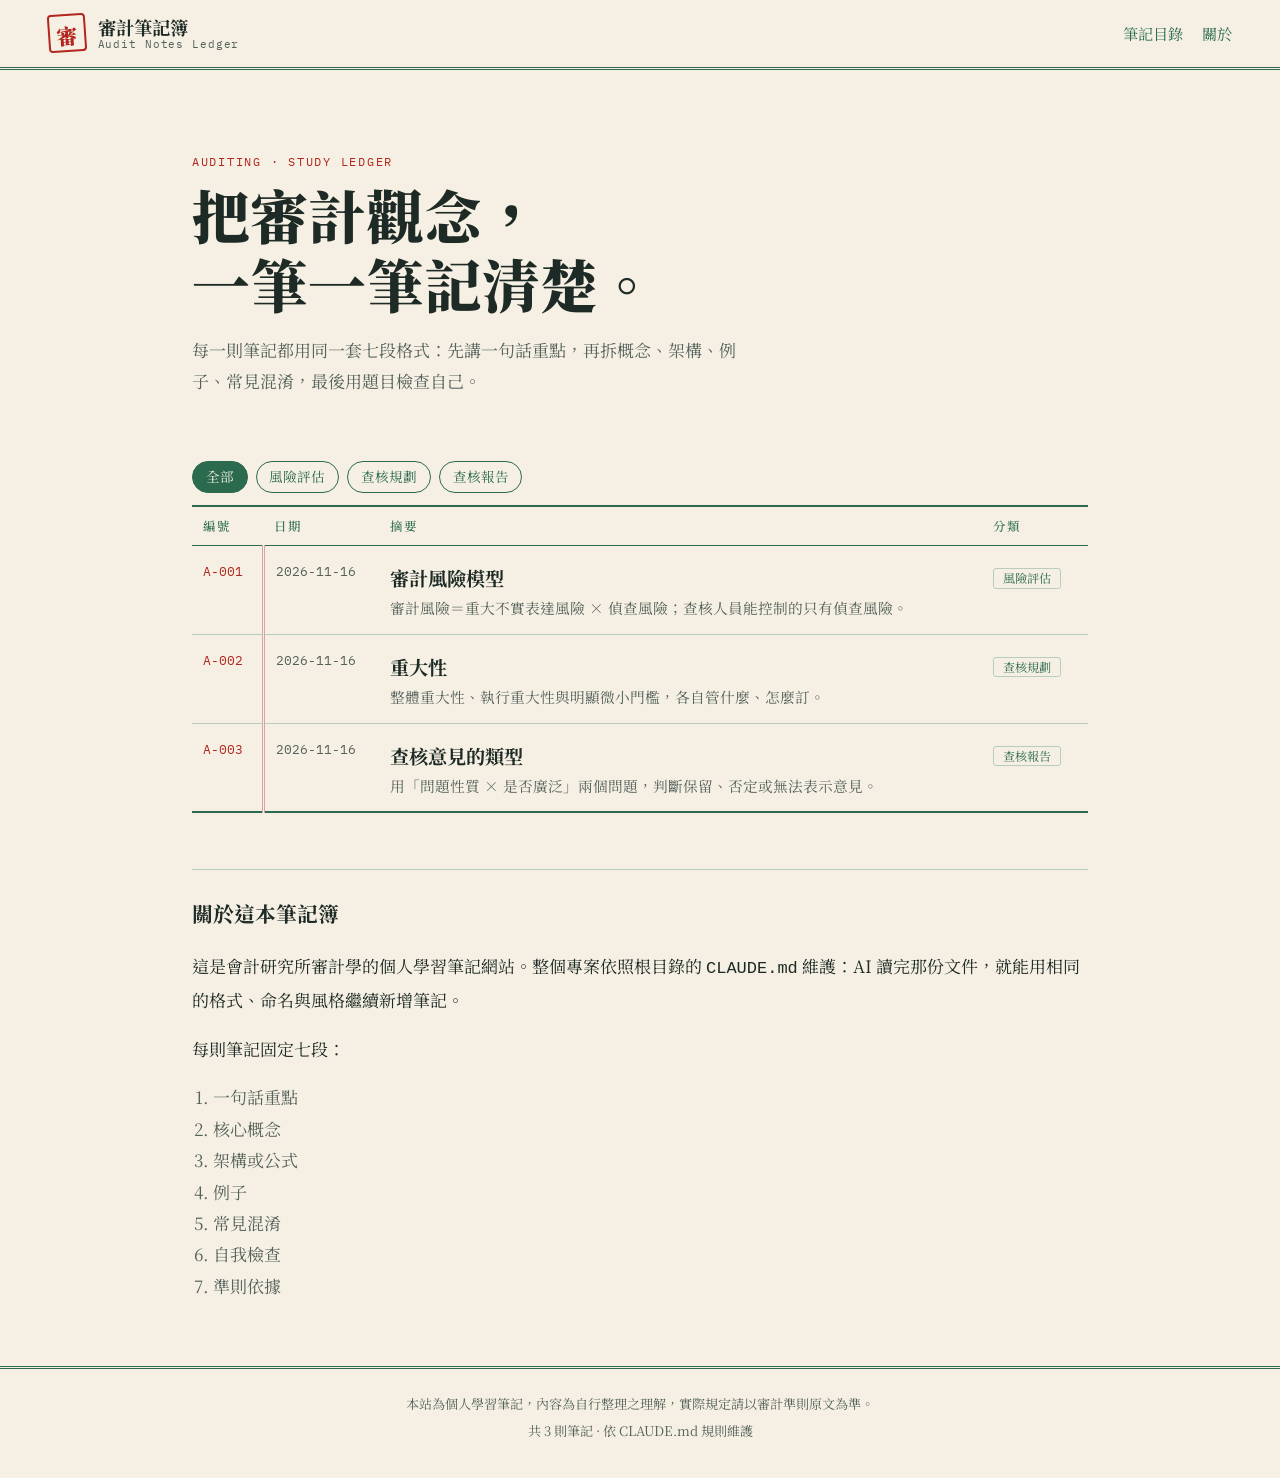
<file: index.html>
<!DOCTYPE html>
<html lang="zh-Hant">
<head>
  <meta charset="utf-8">
  <meta name="viewport" content="width=device-width, initial-scale=1">
  <title>審計筆記簿｜Audit Notes Ledger</title>
  <meta name="description" content="用固定七段格式整理的審計學學習筆記。">
  <link rel="preconnect" href="https://fonts.googleapis.com">
  <link rel="preconnect" href="https://fonts.gstatic.com" crossorigin>
  <link href="https://fonts.googleapis.com/css2?family=IBM+Plex+Mono:wght@400;500&family=Noto+Serif+TC:wght@400;700;900&display=swap" rel="stylesheet">
  <link rel="stylesheet" href="assets/style.css">
</head>
<body data-root=".">
  <main class="wide">
    <section class="hero">
      <div class="eyebrow">AUDITING · STUDY LEDGER</div>
      <h1>把審計觀念，<br>一筆一筆記清楚。</h1>
      <p>每一則筆記都用同一套七段格式：先講一句話重點，再拆概念、架構、例子、常見混淆，最後用題目檢查自己。</p>
    </section>

    <section id="ledger" aria-label="筆記目錄">
      <div class="filters" id="tag-filters" aria-label="依標籤篩選"></div>
      <table class="ledger">
        <thead>
          <tr><th>編號</th><th>日期</th><th>摘要</th><th>分類</th></tr>
        </thead>
        <tbody id="ledger-body"></tbody>
      </table>
      <noscript><p>請開啟 JavaScript 以顯示筆記目錄。</p></noscript>
    </section>

    <section class="about" id="about">
      <h2>關於這本筆記簿</h2>
      <p>這是會計研究所審計學的個人學習筆記網站。整個專案依照根目錄的 <code>CLAUDE.md</code> 維護：AI 讀完那份文件，就能用相同的格式、命名與風格繼續新增筆記。</p>
      <p>每則筆記固定七段：</p>
      <ol>
        <li>一句話重點</li>
        <li>核心概念</li>
        <li>架構或公式</li>
        <li>例子</li>
        <li>常見混淆</li>
        <li>自我檢查</li>
        <li>準則依據</li>
      </ol>
    </section>
  </main>

  <script src="assets/notes.js"></script>
  <script src="assets/site.js"></script>
</body>
</html>
</file>
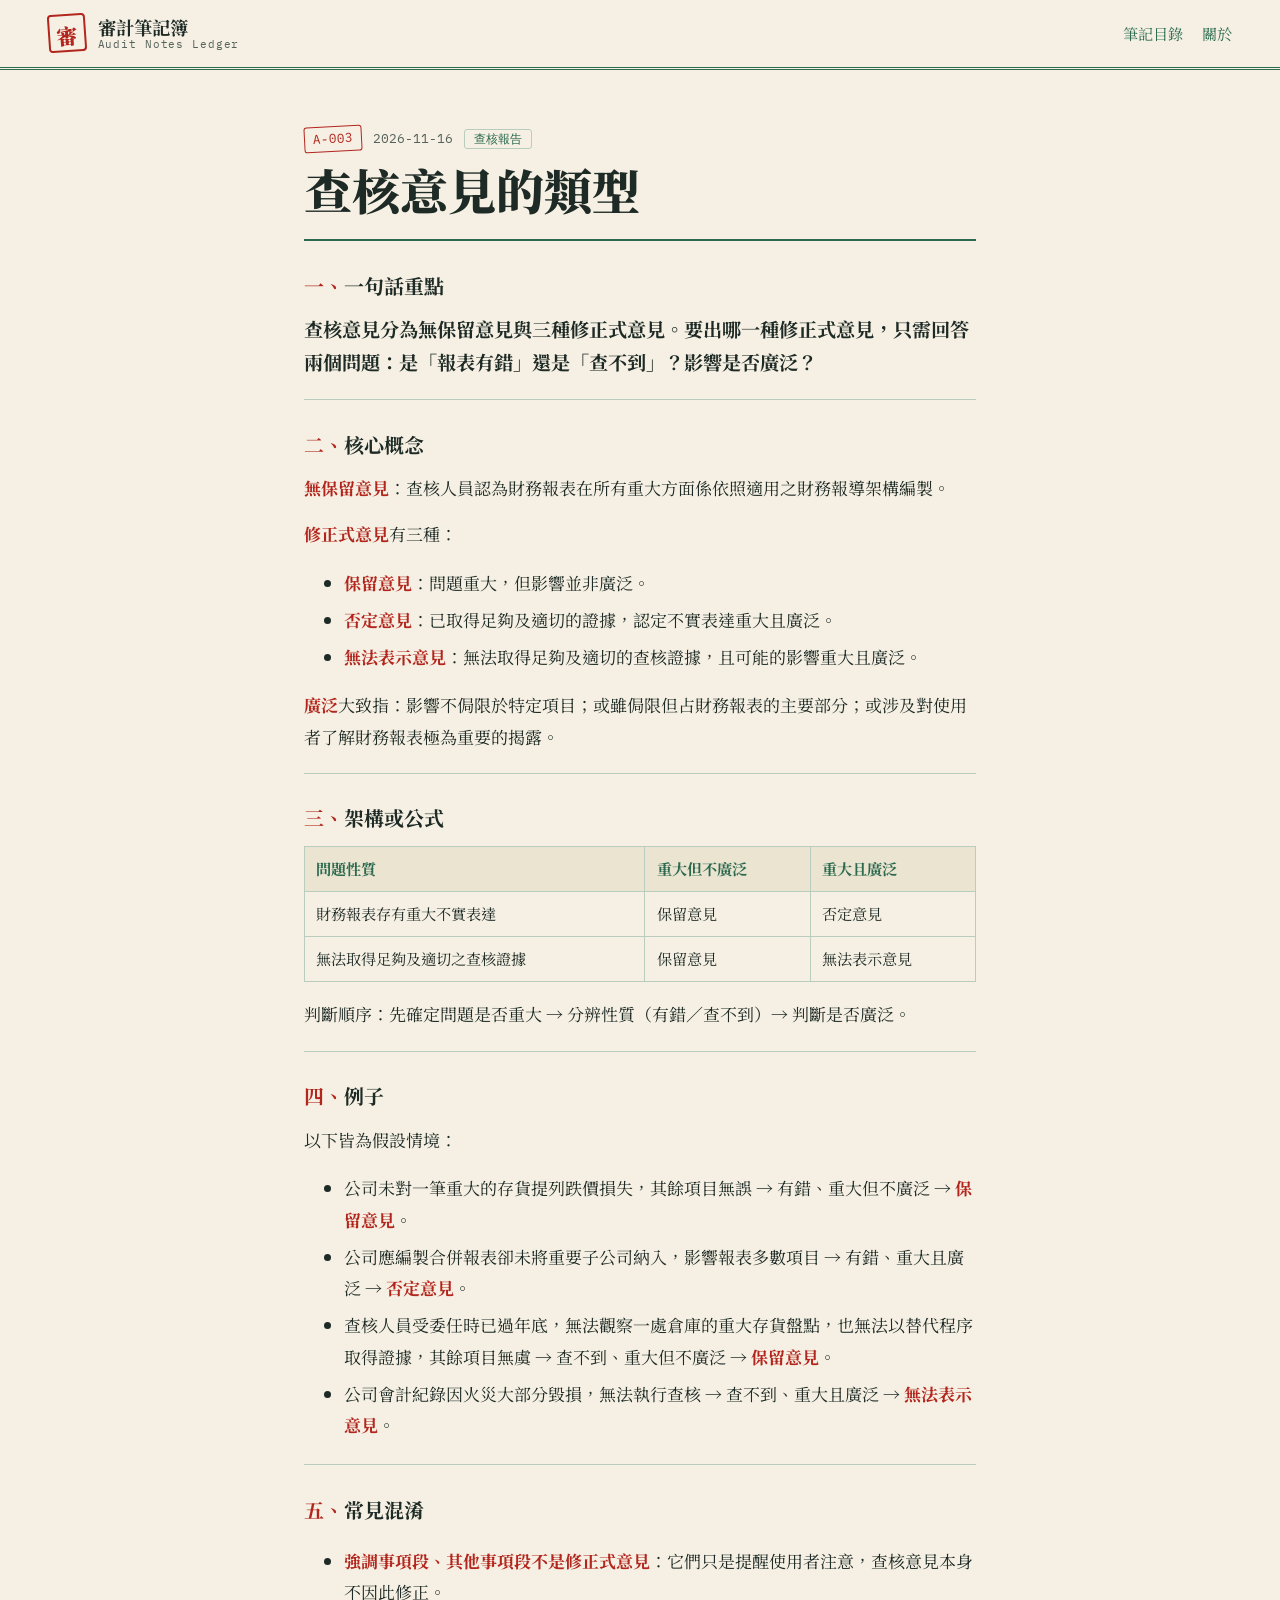
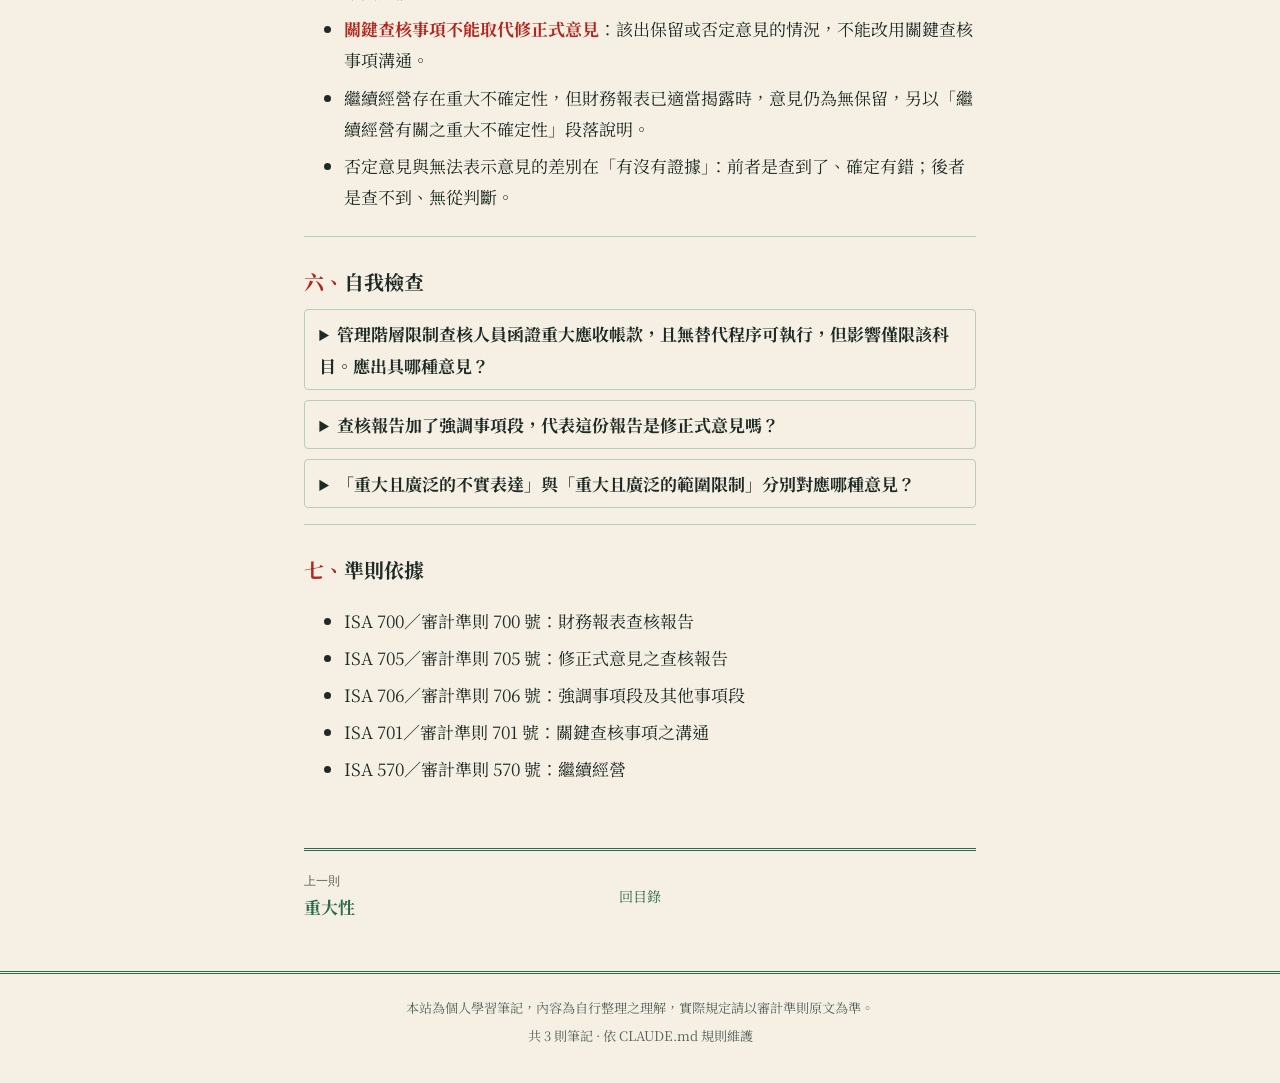
<file: notes/audit-opinions.html>
<!DOCTYPE html>
<html lang="zh-Hant">
<head>
  <meta charset="utf-8">
  <meta name="viewport" content="width=device-width, initial-scale=1">
  <title>查核意見的類型｜審計筆記簿</title>
  <meta name="description" content="用「問題性質 × 是否廣泛」兩個問題，判斷保留、否定或無法表示意見。">
  <link rel="preconnect" href="https://fonts.googleapis.com">
  <link rel="preconnect" href="https://fonts.gstatic.com" crossorigin>
  <link href="https://fonts.googleapis.com/css2?family=IBM+Plex+Mono:wght@400;500&family=Noto+Serif+TC:wght@400;700;900&display=swap" rel="stylesheet">
  <link rel="stylesheet" href="../assets/style.css">
</head>
<body data-root=".." data-slug="audit-opinions">
  <main>
    <header class="note-head">
      <div class="note-meta" id="note-meta"></div>
      <h1>查核意見的類型</h1>
    </header>

    <article class="note">
      <section>
        <h2>一句話重點</h2>
        <p class="key">查核意見分為無保留意見與三種修正式意見。要出哪一種修正式意見，只需回答兩個問題：是「報表有錯」還是「查不到」？影響是否廣泛？</p>
      </section>

      <section>
        <h2>核心概念</h2>
        <p><strong>無保留意見</strong>：查核人員認為財務報表在所有重大方面係依照適用之財務報導架構編製。</p>
        <p><strong>修正式意見</strong>有三種：</p>
        <ul>
          <li><strong>保留意見</strong>：問題重大，但影響並非廣泛。</li>
          <li><strong>否定意見</strong>：已取得足夠及適切的證據，認定不實表達重大且廣泛。</li>
          <li><strong>無法表示意見</strong>：無法取得足夠及適切的查核證據，且可能的影響重大且廣泛。</li>
        </ul>
        <p><strong>廣泛</strong>大致指：影響不侷限於特定項目；或雖侷限但占財務報表的主要部分；或涉及對使用者了解財務報表極為重要的揭露。</p>
      </section>

      <section>
        <h2>架構或公式</h2>
        <div class="table-wrap">
          <table>
            <tr><th>問題性質</th><th>重大但不廣泛</th><th>重大且廣泛</th></tr>
            <tr><td>財務報表存有重大不實表達</td><td>保留意見</td><td>否定意見</td></tr>
            <tr><td>無法取得足夠及適切之查核證據</td><td>保留意見</td><td>無法表示意見</td></tr>
          </table>
        </div>
        <p>判斷順序：先確定問題是否重大 → 分辨性質（有錯／查不到）→ 判斷是否廣泛。</p>
      </section>

      <section>
        <h2>例子</h2>
        <p>以下皆為假設情境：</p>
        <ul>
          <li>公司未對一筆重大的存貨提列跌價損失，其餘項目無誤 → 有錯、重大但不廣泛 → <strong>保留意見</strong>。</li>
          <li>公司應編製合併報表卻未將重要子公司納入，影響報表多數項目 → 有錯、重大且廣泛 → <strong>否定意見</strong>。</li>
          <li>查核人員受委任時已過年底，無法觀察一處倉庫的重大存貨盤點，也無法以替代程序取得證據，其餘項目無虞 → 查不到、重大但不廣泛 → <strong>保留意見</strong>。</li>
          <li>公司會計紀錄因火災大部分毀損，無法執行查核 → 查不到、重大且廣泛 → <strong>無法表示意見</strong>。</li>
        </ul>
      </section>

      <section>
        <h2>常見混淆</h2>
        <ul>
          <li><strong>強調事項段、其他事項段不是修正式意見</strong>：它們只是提醒使用者注意，查核意見本身不因此修正。</li>
          <li><strong>關鍵查核事項不能取代修正式意見</strong>：該出保留或否定意見的情況，不能改用關鍵查核事項溝通。</li>
          <li>繼續經營存在重大不確定性，但財務報表已適當揭露時，意見仍為無保留，另以「繼續經營有關之重大不確定性」段落說明。</li>
          <li>否定意見與無法表示意見的差別在「有沒有證據」：前者是查到了、確定有錯；後者是查不到、無從判斷。</li>
        </ul>
      </section>

      <section>
        <h2>自我檢查</h2>
        <details>
          <summary>管理階層限制查核人員函證重大應收帳款，且無替代程序可執行，但影響僅限該科目。應出具哪種意見？</summary>
          <p>保留意見。屬於無法取得足夠及適切之查核證據，可能影響重大但不廣泛。</p>
        </details>
        <details>
          <summary>查核報告加了強調事項段，代表這份報告是修正式意見嗎？</summary>
          <p>不是。強調事項段不影響查核意見的類型。</p>
        </details>
        <details>
          <summary>「重大且廣泛的不實表達」與「重大且廣泛的範圍限制」分別對應哪種意見？</summary>
          <p>前者為否定意見，後者為無法表示意見。</p>
        </details>
      </section>

      <section>
        <h2>準則依據</h2>
        <ul>
          <li>ISA 700／審計準則 700 號：財務報表查核報告</li>
          <li>ISA 705／審計準則 705 號：修正式意見之查核報告</li>
          <li>ISA 706／審計準則 706 號：強調事項段及其他事項段</li>
          <li>ISA 701／審計準則 701 號：關鍵查核事項之溝通</li>
          <li>ISA 570／審計準則 570 號：繼續經營</li>
        </ul>
      </section>
    </article>
  </main>

  <script src="../assets/notes.js"></script>
  <script src="../assets/site.js"></script>
</body>
</html>
</file>
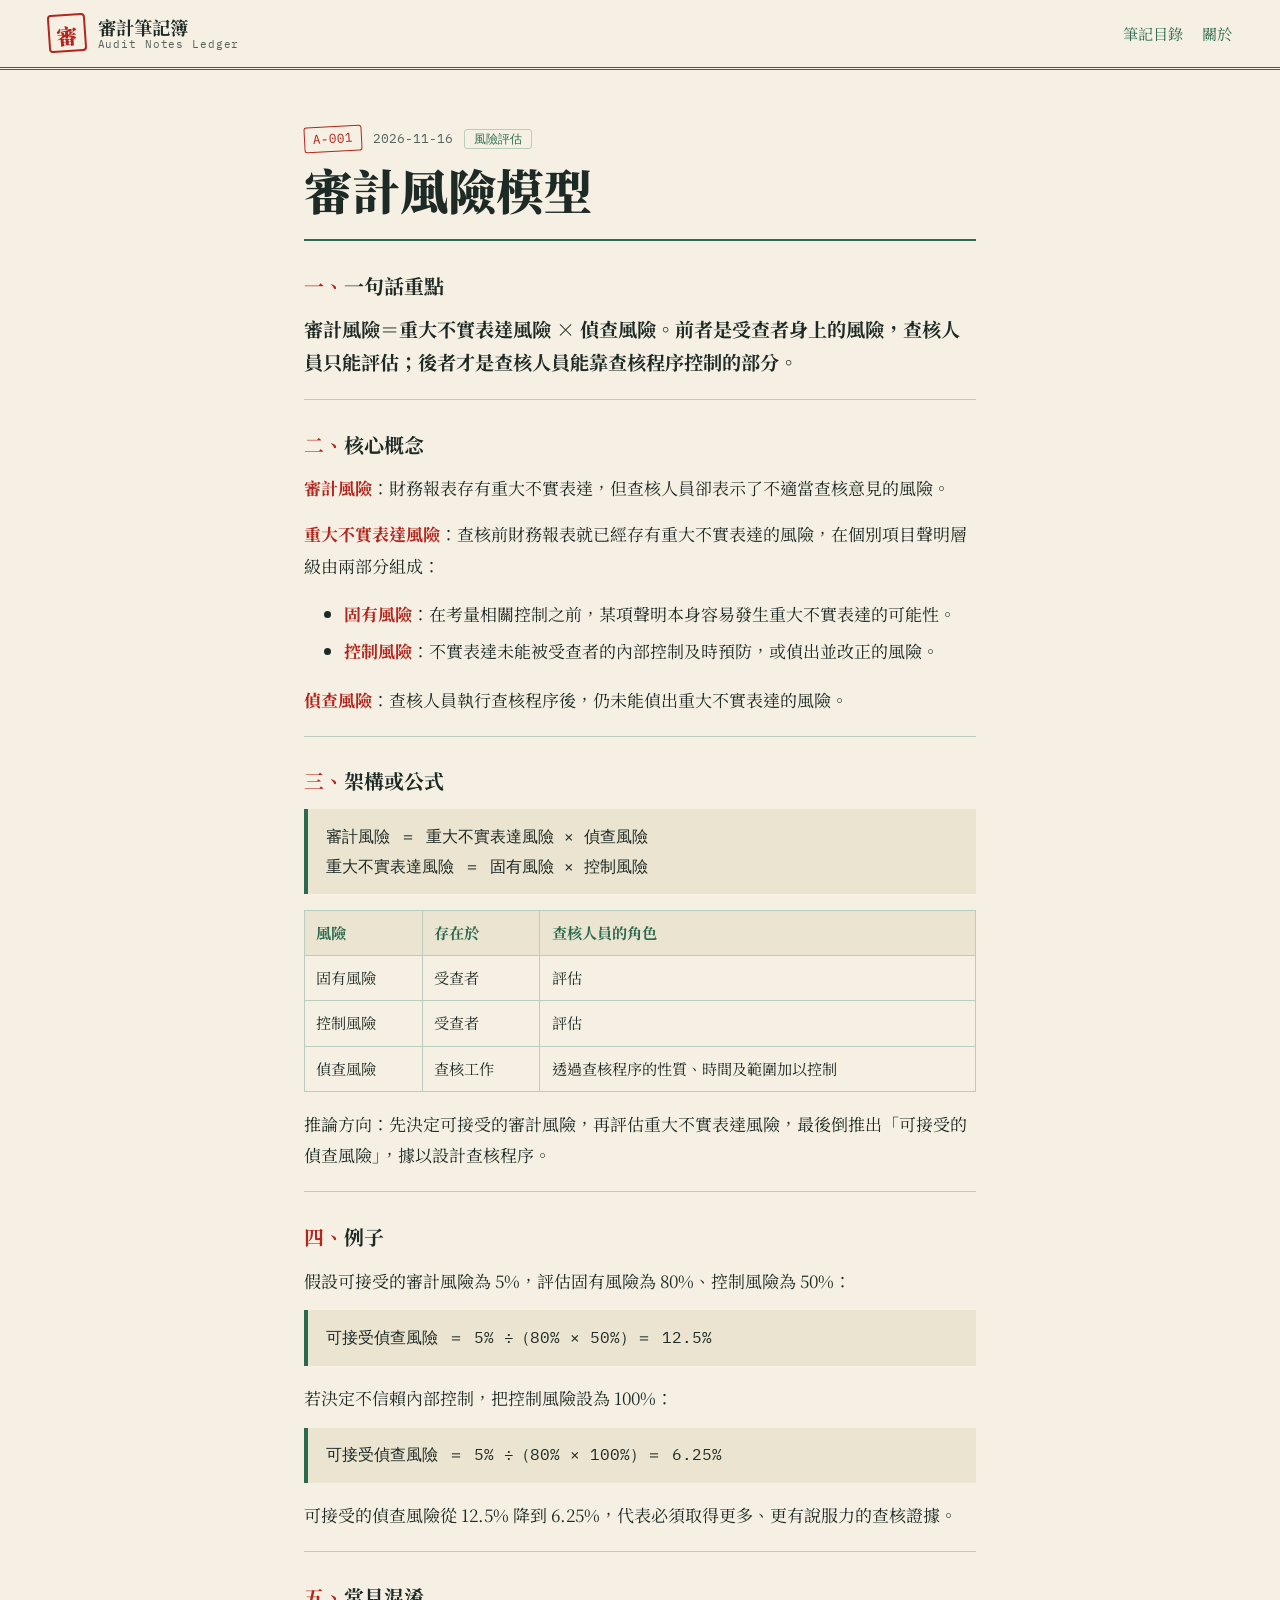
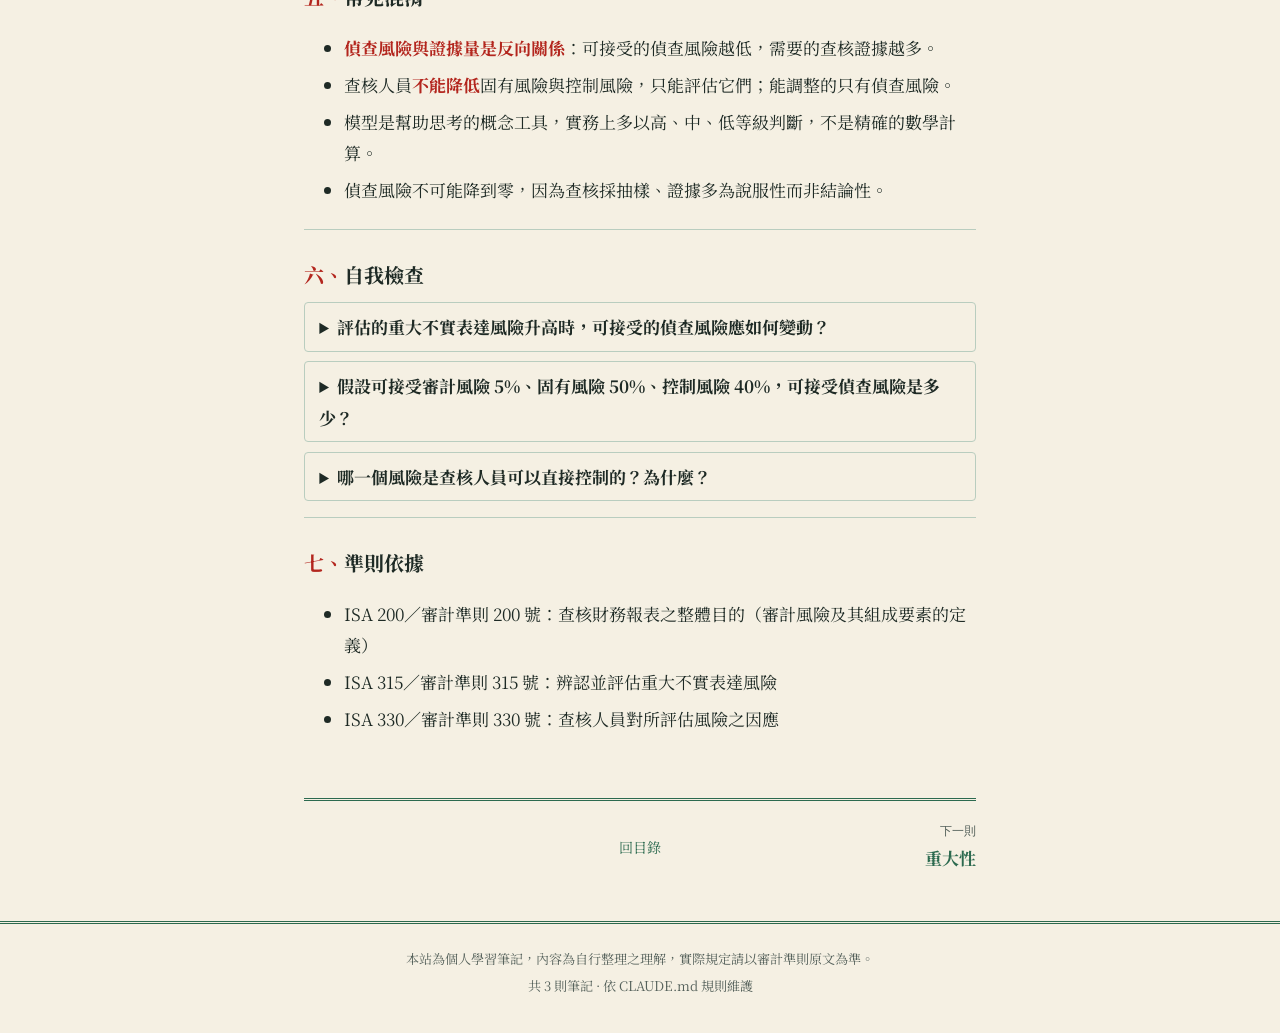
<file: notes/audit-risk-model.html>
<!DOCTYPE html>
<html lang="zh-Hant">
<head>
  <meta charset="utf-8">
  <meta name="viewport" content="width=device-width, initial-scale=1">
  <title>審計風險模型｜審計筆記簿</title>
  <meta name="description" content="審計風險＝重大不實表達風險 × 偵查風險；查核人員能控制的只有偵查風險。">
  <link rel="preconnect" href="https://fonts.googleapis.com">
  <link rel="preconnect" href="https://fonts.gstatic.com" crossorigin>
  <link href="https://fonts.googleapis.com/css2?family=IBM+Plex+Mono:wght@400;500&family=Noto+Serif+TC:wght@400;700;900&display=swap" rel="stylesheet">
  <link rel="stylesheet" href="../assets/style.css">
</head>
<body data-root=".." data-slug="audit-risk-model">
  <main>
    <header class="note-head">
      <div class="note-meta" id="note-meta"></div>
      <h1>審計風險模型</h1>
    </header>

    <article class="note">
      <section>
        <h2>一句話重點</h2>
        <p class="key">審計風險＝重大不實表達風險 × 偵查風險。前者是受查者身上的風險，查核人員只能評估；後者才是查核人員能靠查核程序控制的部分。</p>
      </section>

      <section>
        <h2>核心概念</h2>
        <p><strong>審計風險</strong>：財務報表存有重大不實表達，但查核人員卻表示了不適當查核意見的風險。</p>
        <p><strong>重大不實表達風險</strong>：查核前財務報表就已經存有重大不實表達的風險，在個別項目聲明層級由兩部分組成：</p>
        <ul>
          <li><strong>固有風險</strong>：在考量相關控制之前，某項聲明本身容易發生重大不實表達的可能性。</li>
          <li><strong>控制風險</strong>：不實表達未能被受查者的內部控制及時預防，或偵出並改正的風險。</li>
        </ul>
        <p><strong>偵查風險</strong>：查核人員執行查核程序後，仍未能偵出重大不實表達的風險。</p>
      </section>

      <section>
        <h2>架構或公式</h2>
        <div class="formula">審計風險 ＝ 重大不實表達風險 × 偵查風險<br>重大不實表達風險 ＝ 固有風險 × 控制風險</div>
        <div class="table-wrap">
          <table>
            <tr><th>風險</th><th>存在於</th><th>查核人員的角色</th></tr>
            <tr><td>固有風險</td><td>受查者</td><td>評估</td></tr>
            <tr><td>控制風險</td><td>受查者</td><td>評估</td></tr>
            <tr><td>偵查風險</td><td>查核工作</td><td>透過查核程序的性質、時間及範圍加以控制</td></tr>
          </table>
        </div>
        <p>推論方向：先決定可接受的審計風險，再評估重大不實表達風險，最後倒推出「可接受的偵查風險」，據以設計查核程序。</p>
      </section>

      <section>
        <h2>例子</h2>
        <p>假設可接受的審計風險為 5%，評估固有風險為 80%、控制風險為 50%：</p>
        <div class="formula">可接受偵查風險 ＝ 5% ÷（80% × 50%）＝ 12.5%</div>
        <p>若決定不信賴內部控制，把控制風險設為 100%：</p>
        <div class="formula">可接受偵查風險 ＝ 5% ÷（80% × 100%）＝ 6.25%</div>
        <p>可接受的偵查風險從 12.5% 降到 6.25%，代表必須取得更多、更有說服力的查核證據。</p>
      </section>

      <section>
        <h2>常見混淆</h2>
        <ul>
          <li><strong>偵查風險與證據量是反向關係</strong>：可接受的偵查風險越低，需要的查核證據越多。</li>
          <li>查核人員<strong>不能降低</strong>固有風險與控制風險，只能評估它們；能調整的只有偵查風險。</li>
          <li>模型是幫助思考的概念工具，實務上多以高、中、低等級判斷，不是精確的數學計算。</li>
          <li>偵查風險不可能降到零，因為查核採抽樣、證據多為說服性而非結論性。</li>
        </ul>
      </section>

      <section>
        <h2>自我檢查</h2>
        <details>
          <summary>評估的重大不實表達風險升高時，可接受的偵查風險應如何變動？</summary>
          <p>應降低。在審計風險水準不變下，兩者呈反向關係，因此要執行更多或更有效的證實程序。</p>
        </details>
        <details>
          <summary>假設可接受審計風險 5%、固有風險 50%、控制風險 40%，可接受偵查風險是多少？</summary>
          <p>5% ÷（50% × 40%）＝ 25%。</p>
        </details>
        <details>
          <summary>哪一個風險是查核人員可以直接控制的？為什麼？</summary>
          <p>偵查風險。它取決於查核程序的性質、時間及範圍，以及執行的品質；固有風險與控制風險則是受查者本身的狀況。</p>
        </details>
      </section>

      <section>
        <h2>準則依據</h2>
        <ul>
          <li>ISA 200／審計準則 200 號：查核財務報表之整體目的（審計風險及其組成要素的定義）</li>
          <li>ISA 315／審計準則 315 號：辨認並評估重大不實表達風險</li>
          <li>ISA 330／審計準則 330 號：查核人員對所評估風險之因應</li>
        </ul>
      </section>
    </article>
  </main>

  <script src="../assets/notes.js"></script>
  <script src="../assets/site.js"></script>
</body>
</html>
</file>
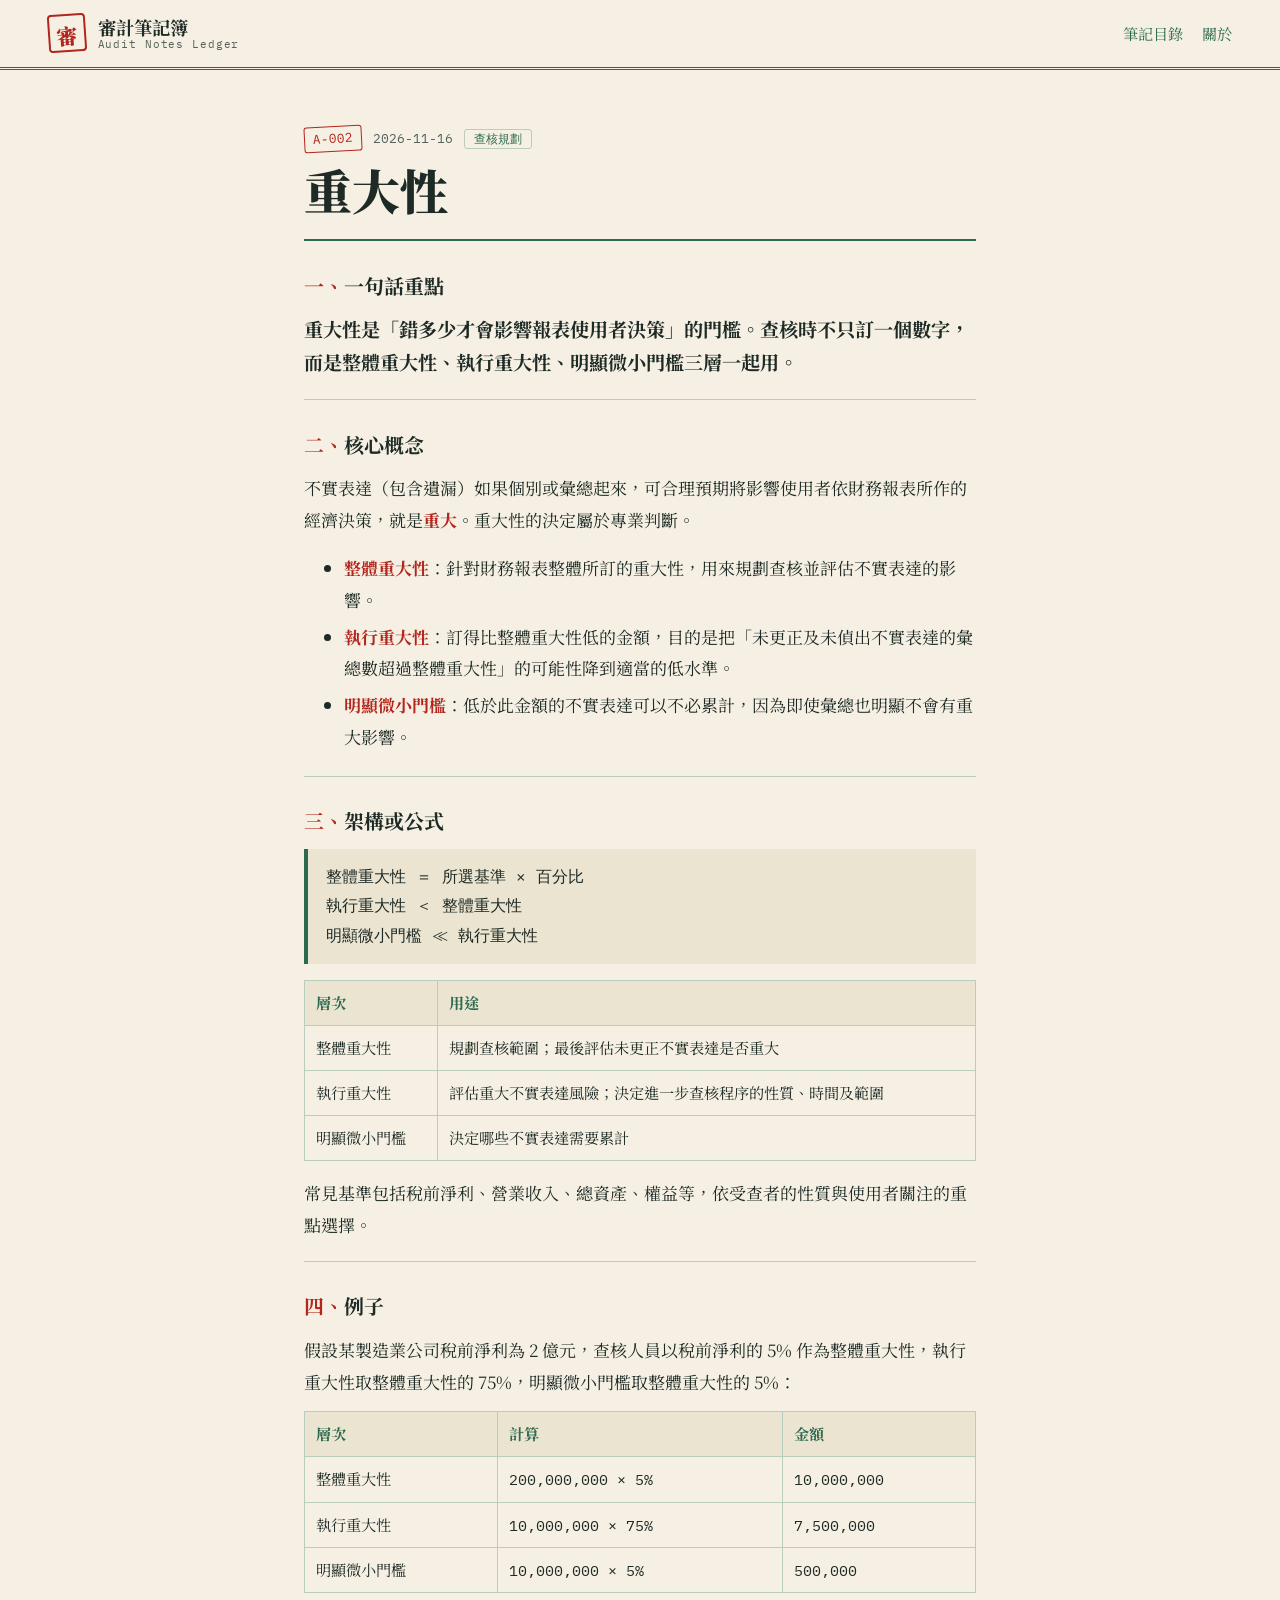
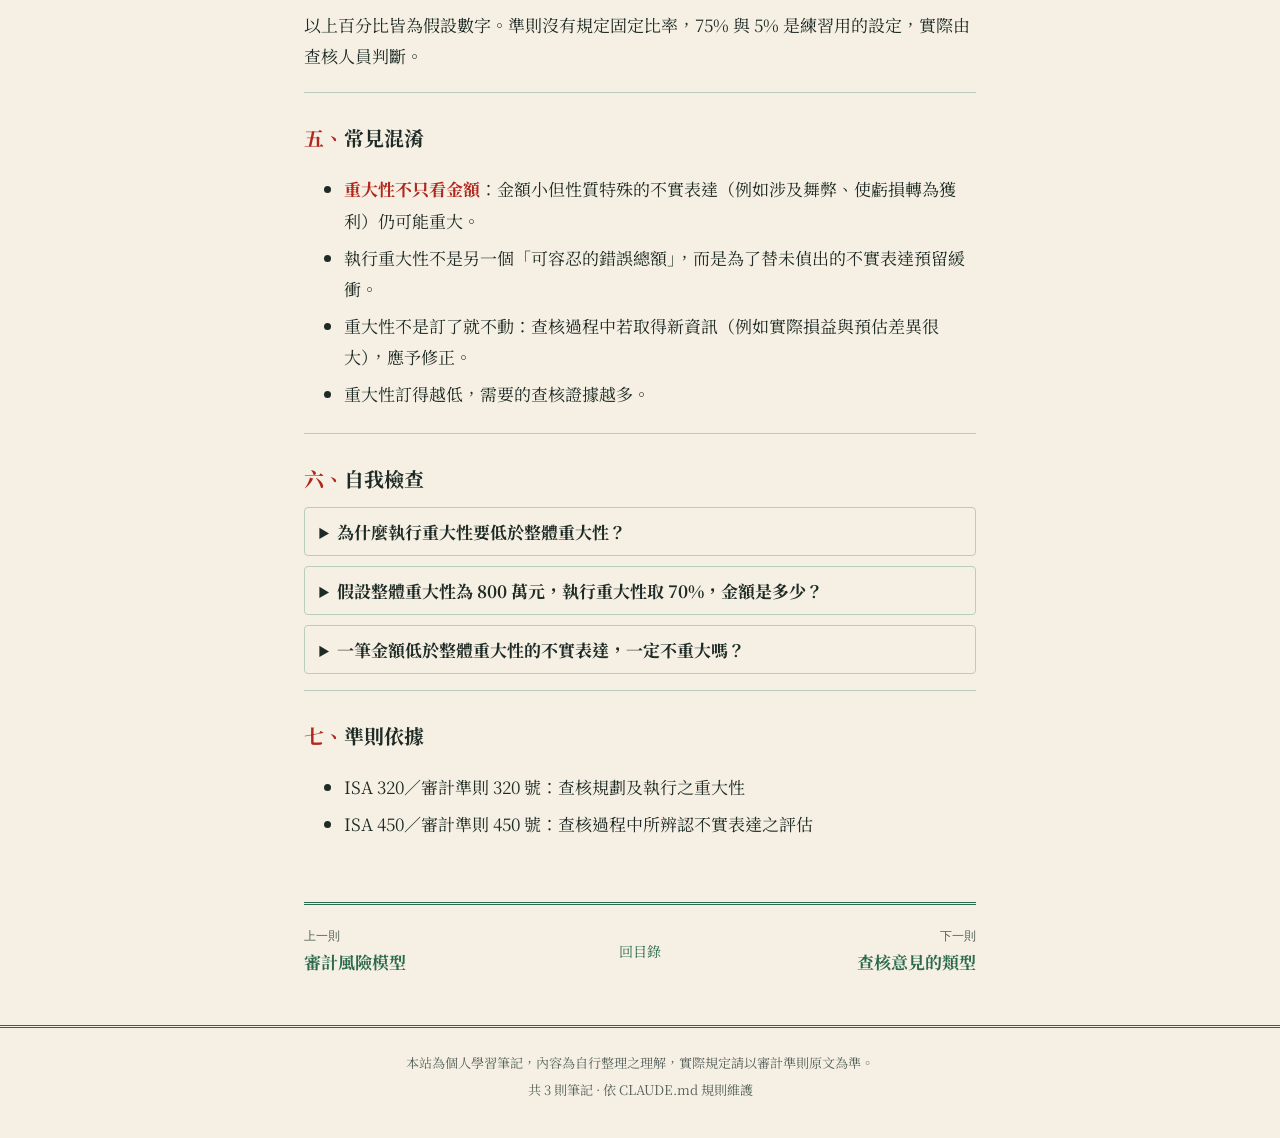
<file: notes/materiality.html>
<!DOCTYPE html>
<html lang="zh-Hant">
<head>
  <meta charset="utf-8">
  <meta name="viewport" content="width=device-width, initial-scale=1">
  <title>重大性｜審計筆記簿</title>
  <meta name="description" content="整體重大性、執行重大性與明顯微小門檻，各自管什麼、怎麼訂。">
  <link rel="preconnect" href="https://fonts.googleapis.com">
  <link rel="preconnect" href="https://fonts.gstatic.com" crossorigin>
  <link href="https://fonts.googleapis.com/css2?family=IBM+Plex+Mono:wght@400;500&family=Noto+Serif+TC:wght@400;700;900&display=swap" rel="stylesheet">
  <link rel="stylesheet" href="../assets/style.css">
</head>
<body data-root=".." data-slug="materiality">
  <main>
    <header class="note-head">
      <div class="note-meta" id="note-meta"></div>
      <h1>重大性</h1>
    </header>

    <article class="note">
      <section>
        <h2>一句話重點</h2>
        <p class="key">重大性是「錯多少才會影響報表使用者決策」的門檻。查核時不只訂一個數字，而是整體重大性、執行重大性、明顯微小門檻三層一起用。</p>
      </section>

      <section>
        <h2>核心概念</h2>
        <p>不實表達（包含遺漏）如果個別或彙總起來，可合理預期將影響使用者依財務報表所作的經濟決策，就是<strong>重大</strong>。重大性的決定屬於專業判斷。</p>
        <ul>
          <li><strong>整體重大性</strong>：針對財務報表整體所訂的重大性，用來規劃查核並評估不實表達的影響。</li>
          <li><strong>執行重大性</strong>：訂得比整體重大性低的金額，目的是把「未更正及未偵出不實表達的彙總數超過整體重大性」的可能性降到適當的低水準。</li>
          <li><strong>明顯微小門檻</strong>：低於此金額的不實表達可以不必累計，因為即使彙總也明顯不會有重大影響。</li>
        </ul>
      </section>

      <section>
        <h2>架構或公式</h2>
        <div class="formula">整體重大性 ＝ 所選基準 × 百分比<br>執行重大性 ＜ 整體重大性<br>明顯微小門檻 ≪ 執行重大性</div>
        <div class="table-wrap">
          <table>
            <tr><th>層次</th><th>用途</th></tr>
            <tr><td>整體重大性</td><td>規劃查核範圍；最後評估未更正不實表達是否重大</td></tr>
            <tr><td>執行重大性</td><td>評估重大不實表達風險；決定進一步查核程序的性質、時間及範圍</td></tr>
            <tr><td>明顯微小門檻</td><td>決定哪些不實表達需要累計</td></tr>
          </table>
        </div>
        <p>常見基準包括稅前淨利、營業收入、總資產、權益等，依受查者的性質與使用者關注的重點選擇。</p>
      </section>

      <section>
        <h2>例子</h2>
        <p>假設某製造業公司稅前淨利為 2 億元，查核人員以稅前淨利的 5% 作為整體重大性，執行重大性取整體重大性的 75%，明顯微小門檻取整體重大性的 5%：</p>
        <div class="table-wrap">
          <table>
            <tr><th>層次</th><th>計算</th><th>金額</th></tr>
            <tr><td>整體重大性</td><td class="num">200,000,000 × 5%</td><td class="num">10,000,000</td></tr>
            <tr><td>執行重大性</td><td class="num">10,000,000 × 75%</td><td class="num">7,500,000</td></tr>
            <tr><td>明顯微小門檻</td><td class="num">10,000,000 × 5%</td><td class="num">500,000</td></tr>
          </table>
        </div>
        <p>以上百分比皆為假設數字。準則沒有規定固定比率，75% 與 5% 是練習用的設定，實際由查核人員判斷。</p>
      </section>

      <section>
        <h2>常見混淆</h2>
        <ul>
          <li><strong>重大性不只看金額</strong>：金額小但性質特殊的不實表達（例如涉及舞弊、使虧損轉為獲利）仍可能重大。</li>
          <li>執行重大性不是另一個「可容忍的錯誤總額」，而是為了替未偵出的不實表達預留緩衝。</li>
          <li>重大性不是訂了就不動：查核過程中若取得新資訊（例如實際損益與預估差異很大），應予修正。</li>
          <li>重大性訂得越低，需要的查核證據越多。</li>
        </ul>
      </section>

      <section>
        <h2>自我檢查</h2>
        <details>
          <summary>為什麼執行重大性要低於整體重大性？</summary>
          <p>因為個別不重大的不實表達彙總後可能重大，而且可能還有未偵出的不實表達；訂低一點可以降低彙總數超過整體重大性的可能性。</p>
        </details>
        <details>
          <summary>假設整體重大性為 800 萬元，執行重大性取 70%，金額是多少？</summary>
          <p>800 萬 × 70% ＝ 560 萬元。</p>
        </details>
        <details>
          <summary>一筆金額低於整體重大性的不實表達，一定不重大嗎？</summary>
          <p>不一定。還要考量性質（質性因素），以及與其他不實表達彙總後的影響。</p>
        </details>
      </section>

      <section>
        <h2>準則依據</h2>
        <ul>
          <li>ISA 320／審計準則 320 號：查核規劃及執行之重大性</li>
          <li>ISA 450／審計準則 450 號：查核過程中所辨認不實表達之評估</li>
        </ul>
      </section>
    </article>
  </main>

  <script src="../assets/notes.js"></script>
  <script src="../assets/site.js"></script>
</body>
</html>
</file>
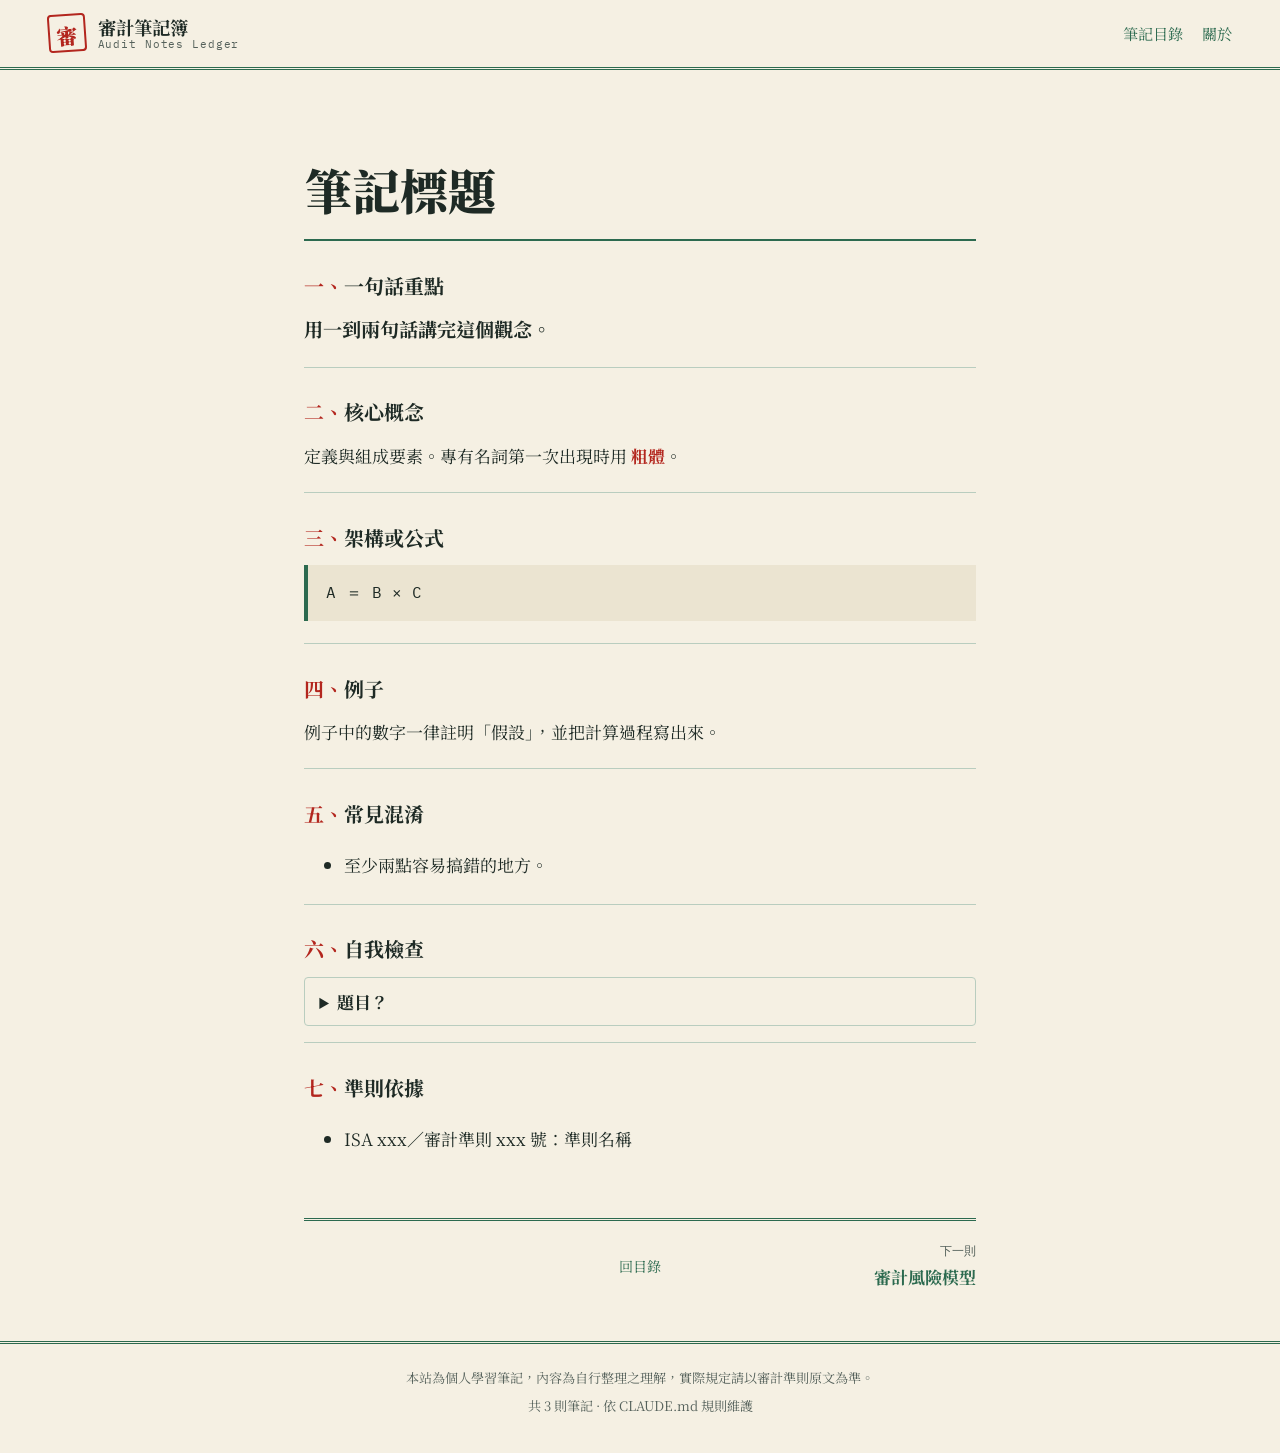
<file: templates/note.html>
<!DOCTYPE html>
<html lang="zh-Hant">
<head>
  <meta charset="utf-8">
  <meta name="viewport" content="width=device-width, initial-scale=1">
  <!-- 【改】標題｜審計筆記簿 -->
  <title>筆記標題｜審計筆記簿</title>
  <!-- 【改】與 notes.js 的 summary 相同 -->
  <meta name="description" content="一句話摘要">
  <link rel="preconnect" href="https://fonts.googleapis.com">
  <link rel="preconnect" href="https://fonts.gstatic.com" crossorigin>
  <link href="https://fonts.googleapis.com/css2?family=IBM+Plex+Mono:wght@400;500&family=Noto+Serif+TC:wght@400;700;900&display=swap" rel="stylesheet">
  <link rel="stylesheet" href="../assets/style.css">
</head>
<!-- 【改】data-slug 必須等於檔名（不含 .html）與 notes.js 的 slug -->
<body data-root=".." data-slug="your-slug">
  <main>
    <header class="note-head">
      <div class="note-meta" id="note-meta"></div>
      <!-- 【改】與 notes.js 的 title 完全相同 -->
      <h1>筆記標題</h1>
    </header>

    <!-- 以下七個 section 的順序與 h2 文字固定，不可增刪或改名 -->
    <article class="note">
      <section>
        <h2>一句話重點</h2>
        <p class="key">用一到兩句話講完這個觀念。</p>
      </section>

      <section>
        <h2>核心概念</h2>
        <p>定義與組成要素。專有名詞第一次出現時用 <strong>粗體</strong>。</p>
      </section>

      <section>
        <h2>架構或公式</h2>
        <!-- 公式用 .formula；比較或判斷矩陣用表格（外層包 .table-wrap） -->
        <div class="formula">A ＝ B × C</div>
      </section>

      <section>
        <h2>例子</h2>
        <p>例子中的數字一律註明「假設」，並把計算過程寫出來。</p>
      </section>

      <section>
        <h2>常見混淆</h2>
        <ul>
          <li>至少兩點容易搞錯的地方。</li>
        </ul>
      </section>

      <section>
        <h2>自我檢查</h2>
        <!-- 2–3 題，答案收在 details 內 -->
        <details>
          <summary>題目？</summary>
          <p>答案。</p>
        </details>
      </section>

      <section>
        <h2>準則依據</h2>
        <ul>
          <li>ISA xxx／審計準則 xxx 號：準則名稱</li>
        </ul>
      </section>
    </article>
  </main>

  <script src="../assets/notes.js"></script>
  <script src="../assets/site.js"></script>
</body>
</html>
</file>
<file: assets/style.css>
/* 審計筆記簿 — 全站唯一樣式表。顏色與字體只在 :root 定義，頁面內不得寫 inline style。 */
:root {
  --paper: #f5f0e3;
  --paper-deep: #ebe4d1;
  --ink: #1e2a25;
  --ink-soft: #55615b;
  --green: #2c6a4f;      /* 帳簿格線、連結 */
  --green-line: #b9cdbf;
  --red: #b3261e;        /* 紅字：重點、編號章 */
  --serif: "Noto Serif TC", "Songti TC", "PMingLiU", serif;
  --mono: "IBM Plex Mono", "SFMono-Regular", Consolas, monospace;
  --measure: 46rem;
}

* { box-sizing: border-box; }
html { scroll-behavior: smooth; }
body {
  margin: 0;
  background: var(--paper);
  color: var(--ink);
  font-family: var(--serif);
  font-size: 1.0625rem;
  line-height: 1.85;
}
a { color: var(--green); text-underline-offset: 0.2em; }
a:hover { color: var(--red); }
a:focus-visible, button:focus-visible { outline: 2px solid var(--red); outline-offset: 2px; }

/* 頁首 */
.site-header {
  display: flex; justify-content: space-between; align-items: center; gap: 1rem;
  padding: 0.9rem clamp(1rem, 4vw, 3rem);
  border-bottom: 3px double var(--green);
}
.brand { display: flex; align-items: center; gap: 0.7rem; text-decoration: none; color: var(--ink); }
.brand-mark {
  display: grid; place-items: center; width: 2.4rem; height: 2.4rem;
  border: 2px solid var(--red); color: var(--red); border-radius: 4px;
  font-weight: 900; font-size: 1.3rem; transform: rotate(-4deg);
}
.brand-text { font-weight: 700; font-size: 1.15rem; line-height: 1.2; }
.brand-text small { display: block; font-family: var(--mono); font-size: 0.68rem; font-weight: 400; letter-spacing: 0.08em; color: var(--ink-soft); }
.site-header nav { display: flex; gap: 1.2rem; font-size: 0.95rem; }
.site-header nav a { text-decoration: none; }

main { max-width: var(--measure); margin: 0 auto; padding: 0 clamp(1rem, 4vw, 2rem) 3rem; }
main.wide { max-width: 60rem; }

/* 首頁 */
.hero { padding: clamp(2.5rem, 7vw, 5rem) 0 2rem; }
.hero .eyebrow { font-family: var(--mono); font-size: 0.78rem; letter-spacing: 0.14em; color: var(--red); }
.hero h1 { font-size: clamp(2.2rem, 6vw, 3.6rem); line-height: 1.2; margin: 0.4rem 0 1rem; font-weight: 900; }
.hero p { max-width: 34rem; color: var(--ink-soft); margin: 0; }

.filters { display: flex; flex-wrap: wrap; gap: 0.5rem; margin: 2rem 0 0.8rem; }
.chip {
  font: inherit; font-size: 0.85rem; padding: 0.15rem 0.8rem; cursor: pointer;
  background: transparent; color: var(--green); border: 1px solid var(--green); border-radius: 999px;
}
.chip.on { background: var(--green); color: var(--paper); }

.ledger { width: 100%; border-collapse: collapse; border-top: 2px solid var(--green); border-bottom: 2px solid var(--green); }
.ledger th {
  text-align: left; font-size: 0.78rem; letter-spacing: 0.12em; font-weight: 500;
  color: var(--green); padding: 0.45rem 0.7rem; border-bottom: 1px solid var(--green);
}
.ledger td { padding: 0.9rem 0.7rem; border-bottom: 1px solid var(--green-line); vertical-align: top; }
.ledger tr:last-child td { border-bottom: 0; }
.ledger .c-no, .ledger .c-date { font-family: var(--mono); font-size: 0.82rem; white-space: nowrap; color: var(--ink-soft); }
.ledger .c-no { color: var(--red); border-right: 3px double #d9a39f; }
.ledger .c-title a { font-size: 1.2rem; font-weight: 700; text-decoration: none; color: var(--ink); }
.ledger .c-title a:hover { color: var(--red); }
.ledger .c-sum { display: block; font-size: 0.92rem; color: var(--ink-soft); line-height: 1.6; }
.ledger tbody tr:hover { background: var(--paper-deep); }
.tag {
  display: inline-block; font-size: 0.76rem; line-height: 1.5; padding: 0 0.55rem; margin-right: 0.3rem;
  border: 1px solid var(--green-line); border-radius: 3px; color: var(--green); white-space: nowrap;
}

.about { margin-top: 3.5rem; padding-top: 1.5rem; border-top: 1px solid var(--green-line); }
.about h2 { font-size: 1.3rem; margin: 0 0 0.5rem; }
.about ol { padding-left: 1.3rem; color: var(--ink-soft); }

/* 筆記頁 */
.note-head { padding: clamp(2rem, 6vw, 3.5rem) 0 1.2rem; border-bottom: 2px solid var(--green); }
.note-meta { display: flex; flex-wrap: wrap; align-items: center; gap: 0.7rem; font-family: var(--mono); font-size: 0.8rem; color: var(--ink-soft); min-height: 1.6rem; }
.stamp { color: var(--red); border: 1.5px solid var(--red); padding: 0 0.5rem; border-radius: 3px; transform: rotate(-3deg); }
.note-head h1 { font-size: clamp(2rem, 5.5vw, 3rem); line-height: 1.25; margin: 0.5rem 0 0; font-weight: 900; }

.note { counter-reset: sec; }
.note section { padding: 1.6rem 0 0.4rem; border-bottom: 1px solid var(--green-line); }
.note section:last-of-type { border-bottom: 0; }
.note h2 { counter-increment: sec; font-size: 1.25rem; margin: 0 0 0.6rem; }
.note h2::before {
  content: counter(sec, cjk-ideographic) "、";
  color: var(--red);
}
.note h3 { font-size: 1.05rem; margin: 1.2rem 0 0.3rem; }
.note p { margin: 0 0 0.9rem; }
.note li { margin-bottom: 0.35rem; }
.note strong { color: var(--red); font-weight: 700; }

.key { font-size: 1.2rem; line-height: 1.7; font-weight: 700; }
.formula {
  font-family: var(--mono); font-size: 0.98rem; line-height: 1.9;
  background: var(--paper-deep); border-left: 4px solid var(--green);
  padding: 0.8rem 1.1rem; margin: 0 0 1rem; overflow-x: auto; white-space: nowrap;
}
.table-wrap { overflow-x: auto; margin: 0 0 1rem; }
.note table { border-collapse: collapse; width: 100%; font-size: 0.95rem; }
.note th, .note td { border: 1px solid var(--green-line); padding: 0.5rem 0.7rem; text-align: left; vertical-align: top; }
.note th { background: var(--paper-deep); color: var(--green); font-weight: 700; }
.num { font-family: var(--mono); text-align: right; white-space: nowrap; }

details { border: 1px solid var(--green-line); border-radius: 4px; padding: 0.5rem 0.9rem; margin: 0 0 0.6rem; }
summary { cursor: pointer; font-weight: 700; }
details[open] summary { margin-bottom: 0.4rem; color: var(--green); }
details p:last-child { margin-bottom: 0.2rem; }

.pager { display: grid; grid-template-columns: 1fr auto 1fr; gap: 1rem; align-items: center; margin-top: 2.5rem; padding-top: 1.2rem; border-top: 3px double var(--green); }
.pager a { text-decoration: none; font-weight: 700; }
.pager small { display: block; font-family: var(--mono); font-size: 0.72rem; font-weight: 400; color: var(--ink-soft); }
.pager .next { text-align: right; }
.pager .home { font-size: 0.88rem; font-weight: 400; }

.site-footer { border-top: 3px double var(--green); padding: 1.2rem clamp(1rem, 4vw, 3rem) 2rem; font-size: 0.82rem; color: var(--ink-soft); text-align: center; }
.site-footer p { margin: 0.2rem 0; }

@media (max-width: 40rem) {
  .ledger thead { display: none; }
  .ledger tr { display: grid; grid-template-columns: auto 1fr; column-gap: 0.8rem; padding: 0.8rem 0; border-bottom: 1px solid var(--green-line); }
  .ledger td { border: 0 !important; padding: 0; }
  .ledger .c-title, .ledger .c-tags { grid-column: 1 / -1; }
  .ledger .c-tags { margin-top: 0.3rem; }
  .site-header nav { gap: 0.8rem; font-size: 0.88rem; }
}
@media (prefers-reduced-motion: reduce) { html { scroll-behavior: auto; } }
</file>
